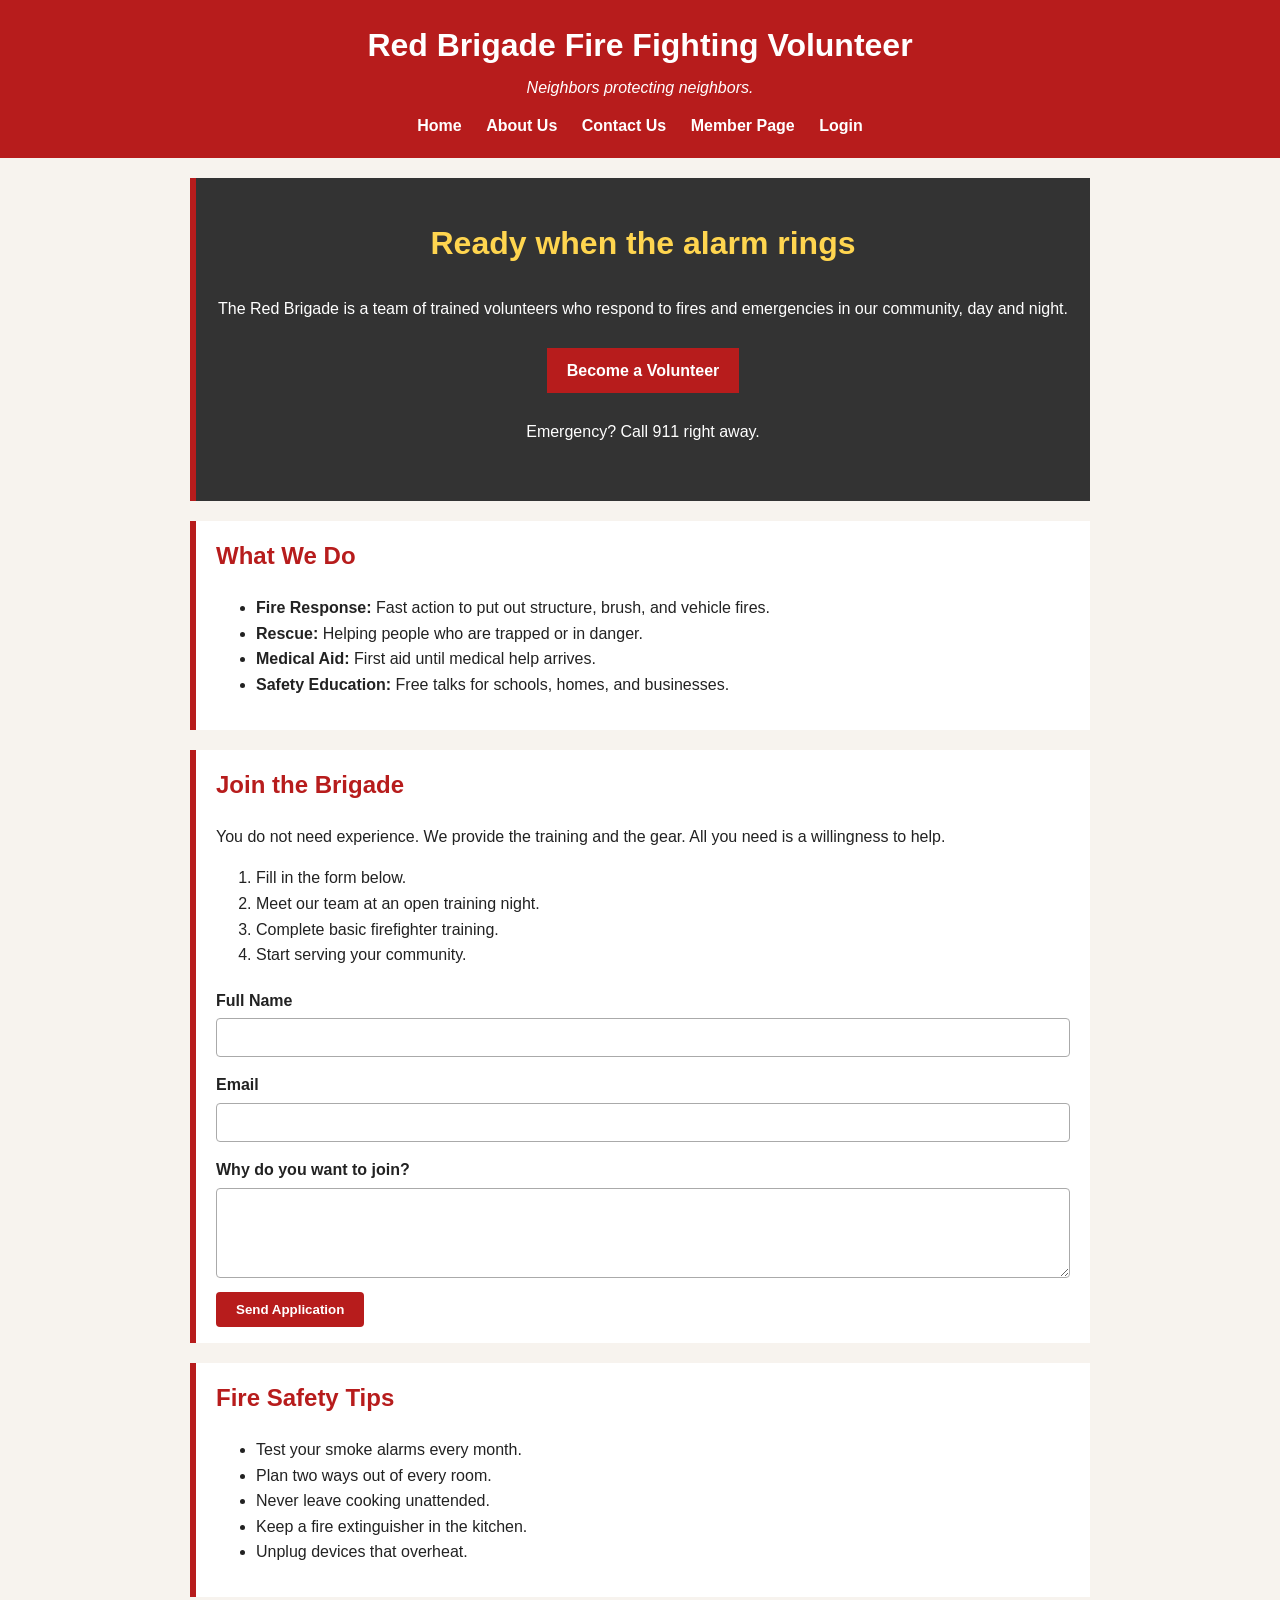
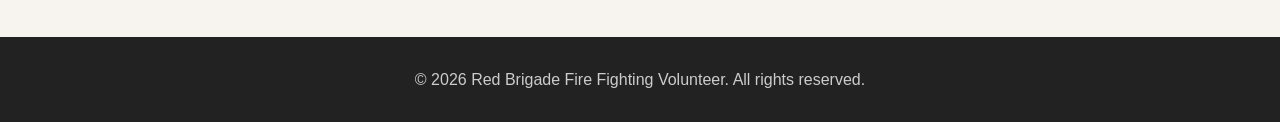
<file: index.html>
<!DOCTYPE html>
<html lang="en">
<head>
  <meta charset="UTF-8">
  <meta name="viewport" content="width=device-width, initial-scale=1.0">
  <title>Red Brigade Fire Fighting Volunteer</title>
  <link rel="stylesheet" href="index.css">
</head>
<body>

  <header>
    <h1>Red Brigade Fire Fighting Volunteer</h1>
    <p>Neighbors protecting neighbors.</p>
    <nav>
      <a href="index.html">Home</a>
      <a href="about.html">About Us</a>
      <a href="contact.html">Contact Us</a>
      <a href="member.html">Member Page</a>
      <a href="login.html">Login</a>
    </nav>
  </header>

  <main>

    <section id="hero">
      <h2>Ready when the alarm rings</h2>
      <p>The Red Brigade is a team of trained volunteers who respond to fires and emergencies in our community, day and night.</p>
      <a href="#join">Become a Volunteer</a>
      <p>Emergency? Call 911 right away.</p>
    </section>

    <section id="services">
      <h2>What We Do</h2>
      <ul>
        <li><strong>Fire Response:</strong> Fast action to put out structure, brush, and vehicle fires.</li>
        <li><strong>Rescue:</strong> Helping people who are trapped or in danger.</li>
        <li><strong>Medical Aid:</strong> First aid until medical help arrives.</li>
        <li><strong>Safety Education:</strong> Free talks for schools, homes, and businesses.</li>
      </ul>
    </section>

    <section id="join">
      <h2>Join the Brigade</h2>
      <p>You do not need experience. We provide the training and the gear. All you need is a willingness to help.</p>
      <ol>
        <li>Fill in the form below.</li>
        <li>Meet our team at an open training night.</li>
        <li>Complete basic firefighter training.</li>
        <li>Start serving your community.</li>
      </ol>
      <form action="#" method="post">
        <label for="name">Full Name</label>
        <input type="text" id="name" name="name" required>

        <label for="email">Email</label>
        <input type="email" id="email" name="email" required>

        <label for="message">Why do you want to join?</label>
        <textarea id="message" name="message" rows="4"></textarea>

        <button type="submit">Send Application</button>
      </form>
    </section>

    <section id="safety">
      <h2>Fire Safety Tips</h2>
      <ul>
        <li>Test your smoke alarms every month.</li>
        <li>Plan two ways out of every room.</li>
        <li>Never leave cooking unattended.</li>
        <li>Keep a fire extinguisher in the kitchen.</li>
        <li>Unplug devices that overheat.</li>
      </ul>
    </section>

  </main>

  <footer>
    <p>&copy; 2026 Red Brigade Fire Fighting Volunteer. All rights reserved.</p>
  </footer>

</body>
</html>
</file>
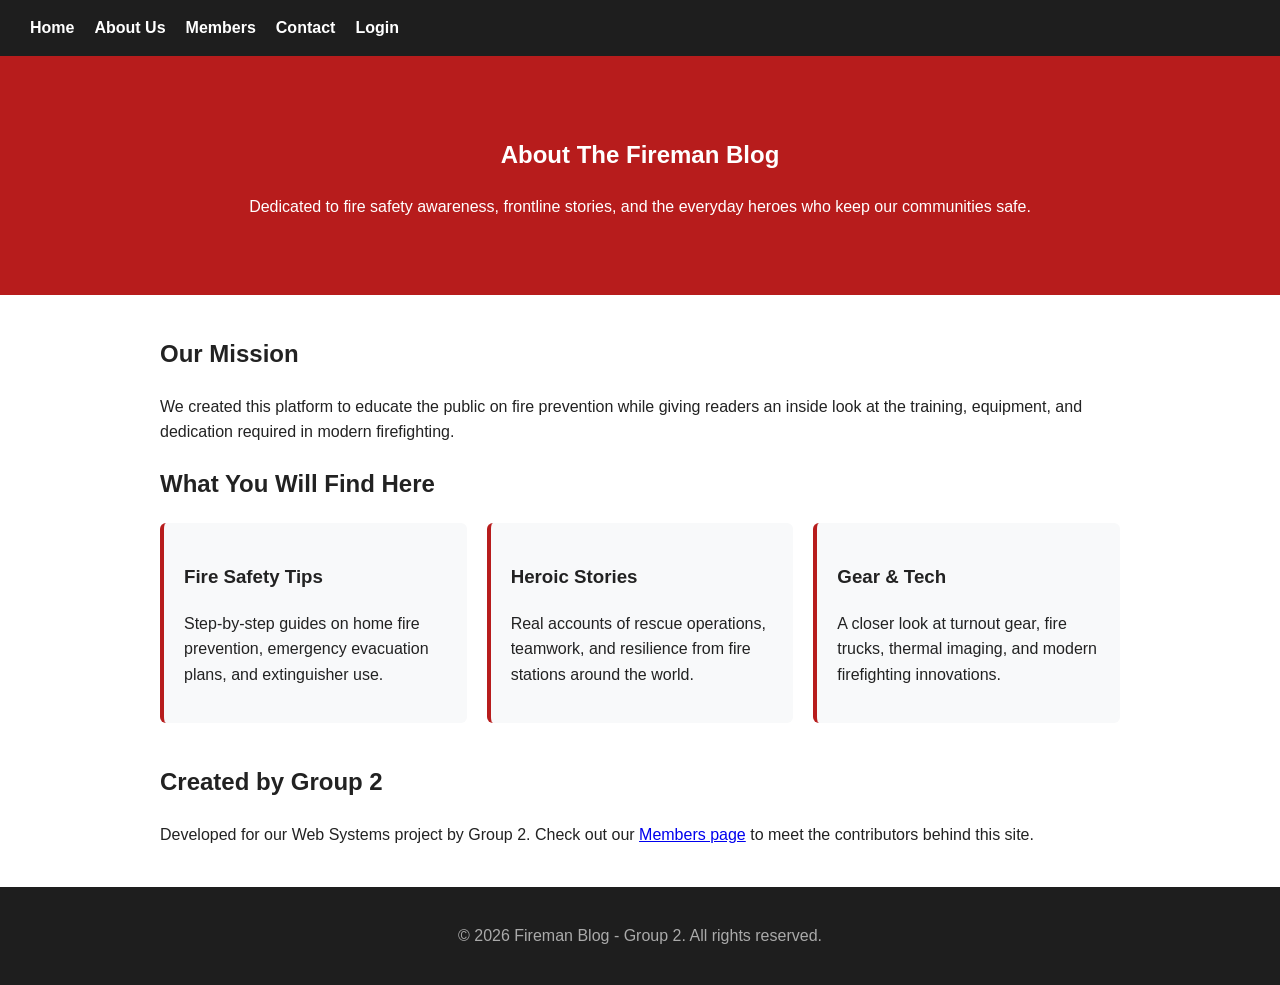
<file: about.html>
<!DOCTYPE html>
<html lang="en">
<head>
  <meta charset="UTF-8">
  <meta name="viewport" content="width=device-width, initial-scale=1.0">
  <title>About Us | Fireman Blog</title>
  <style>
    body { font-family: Arial, sans-serif; margin: 0; color: #222; line-height: 1.6; }
    nav { background: #1e1e1e; padding: 15px 30px; display: flex; gap: 20px; }
    nav a { color: #fff; text-decoration: none; font-weight: bold; }
    nav a:hover { color: #e63946; }
    .hero { background: #b71c1c; color: white; padding: 60px 20px; text-align: center; }
    .container { max-width: 960px; margin: 40px auto; padding: 0 20px; }
    .grid { display: grid; grid-template-columns: repeat(auto-fit, minmax(250px, 1fr)); gap: 20px; margin-top: 20px; }
    .card { background: #f8f9fa; border-left: 4px solid #b71c1c; padding: 20px; border-radius: 6px; }
    footer { background: #1e1e1e; color: #aaa; text-align: center; padding: 20px; margin-top: 40px; }
  </style>
</head>
<body>

  <nav>
    <a href="index.html">Home</a>
    <a href="about.html">About Us</a>
    <a href="member.html">Members</a>
    <a href="contact.html">Contact</a>
    <a href="login.html">Login</a>
  </nav>

  <section class="hero">
    <h1>About The Fireman Blog</h1>
    <p>Dedicated to fire safety awareness, frontline stories, and the everyday heroes who keep our communities safe.</p>
  </section>

  <main class="container">
    <h2>Our Mission</h2>
    <p>We created this platform to educate the public on fire prevention while giving readers an inside look at the training, equipment, and dedication required in modern firefighting.</p>

    <h2>What You Will Find Here</h2>
    <div class="grid">
      <div class="card">
        <h3>Fire Safety Tips</h3>
        <p>Step-by-step guides on home fire prevention, emergency evacuation plans, and extinguisher use.</p>
      </div>
      <div class="card">
        <h3>Heroic Stories</h3>
        <p>Real accounts of rescue operations, teamwork, and resilience from fire stations around the world.</p>
      </div>
      <div class="card">
        <h3>Gear & Tech</h3>
        <p>A closer look at turnout gear, fire trucks, thermal imaging, and modern firefighting innovations.</p>
      </div>
    </div>

    <h2 style="margin-top: 40px;">Created by Group 2</h2>
    <p>Developed for our Web Systems project by Group 2. Check out our <a href="member.html">Members page</a> to meet the contributors behind this site.</p>
  </main>

  <footer>
    <p>&copy; 2026 Fireman Blog - Group 2. All rights reserved.</p>
  </footer>

</body>
</html>
</file>
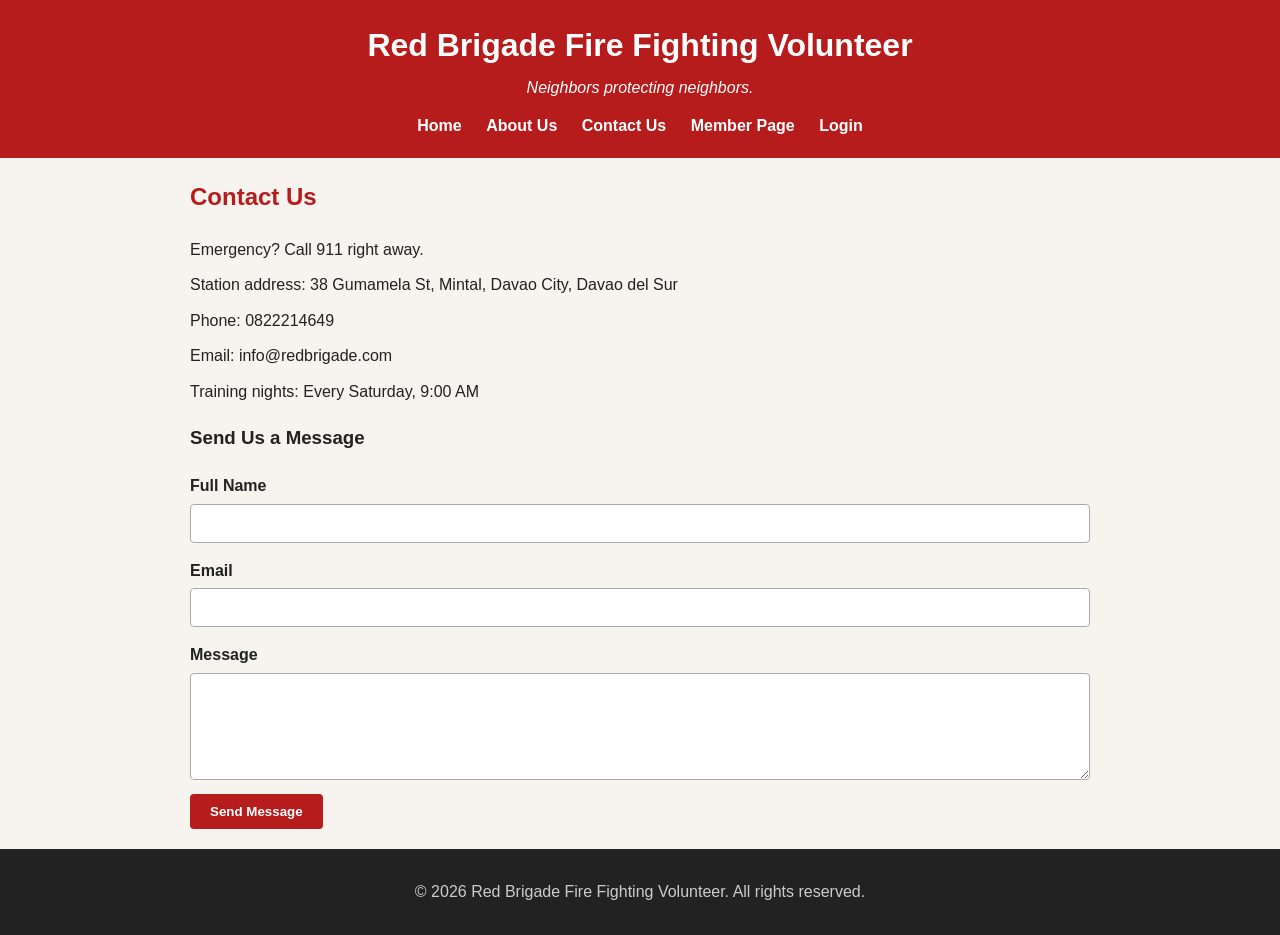
<file: contact.html>
<!DOCTYPE html>
<html lang="en">
<head>
  <meta charset="UTF-8">
  <meta name="viewport" content="width=device-width, initial-scale=1.0">
  <title>Contact Us | Red Brigade Fire Fighting Volunteer</title>
  <link rel="stylesheet" href="index.css">
</head>
<body>

  <header>
    <h1>Red Brigade Fire Fighting Volunteer</h1>
    <p>Neighbors protecting neighbors.</p>
    <nav>
      <a href="index.html">Home</a>
      <a href="about.html">About Us</a>
      <a href="contact.html">Contact Us</a>
      <a href="member.html">Member Page</a>
      <a href="login.html">Login</a>
    </nav>
  </header>

  <main>
    <h2>Contact Us</h2>
    <p>Emergency? Call 911 right away.</p>

    <p>Station address: 38 Gumamela St, Mintal, Davao City, Davao del Sur</p>
    <p>Phone: 0822214649</p>
    <p>Email: info@redbrigade.com</p>
    <p>Training nights: Every Saturday, 9:00 AM</p>

    <h3>Send Us a Message</h3>
    <form action="#" method="post">
      <label for="name">Full Name</label>
      <input type="text" id="name" name="name" required>

      <label for="email">Email</label>
      <input type="email" id="email" name="email" required>

      <label for="message">Message</label>
      <textarea id="message" name="message" rows="5" required></textarea>

      <button type="submit">Send Message</button>
    </form>
  </main>

  <footer>
    <p>&copy; 2026 Red Brigade Fire Fighting Volunteer. All rights reserved.</p>
  </footer>

</body>
</html>
</file>
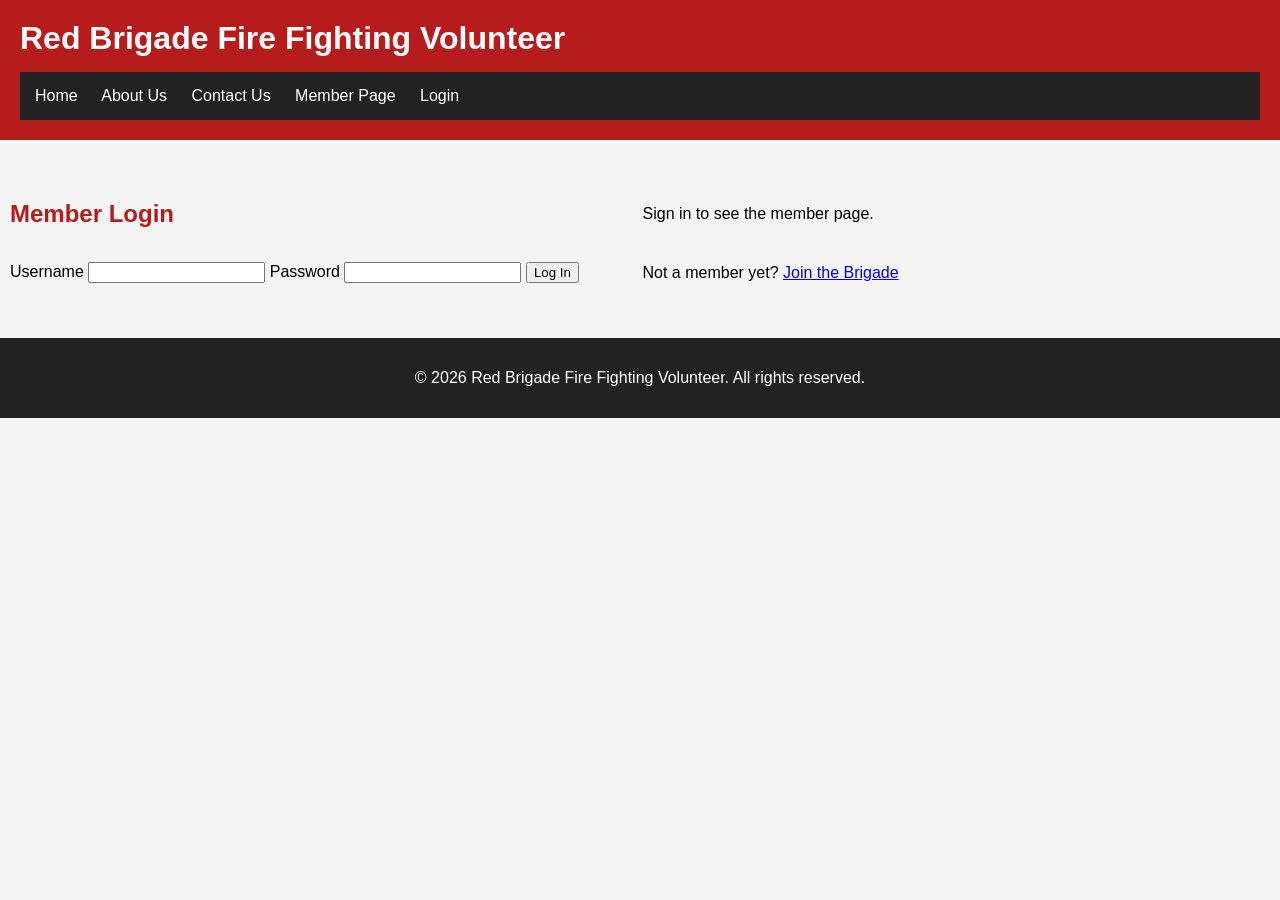
<file: login.html>
<!DOCTYPE html>
<html lang="en">
<head>
  <meta charset="UTF-8">
  <meta name="viewport" content="width=device-width, initial-scale=1.0">
  <title>Login | Red Brigade Fire Fighting Volunteer</title>
    <link rel="stylesheet" href="member.css">
</head>
<body>

  <header>
    <h1>Red Brigade Fire Fighting Volunteer</h1>
    <nav>
      <a href="index.html">Home</a>
      <a href="about.html">About Us</a>
      <a href="contact.html">Contact Us</a>
      <a href="member.html">Member Page</a>
      <a href="login.html">Login</a>
    </nav>
  </header>

  <main>
    <h2>Member Login</h2>
    <p>Sign in to see the member page.</p>

    <form action="member.html" method="get">
      <label for="username">Username</label>
      <input type="text" id="username" name="username" required>

      <label for="password">Password</label>
      <input type="password" id="password" name="password" required>

      <button type="submit">Log In</button>
    </form>

    <p>Not a member yet? <a href="index.html#join">Join the Brigade</a></p>
  </main>

  <footer>
    <p>&copy; 2026 Red Brigade Fire Fighting Volunteer. All rights reserved.</p>
  </footer>

</body>
</html>
</file>
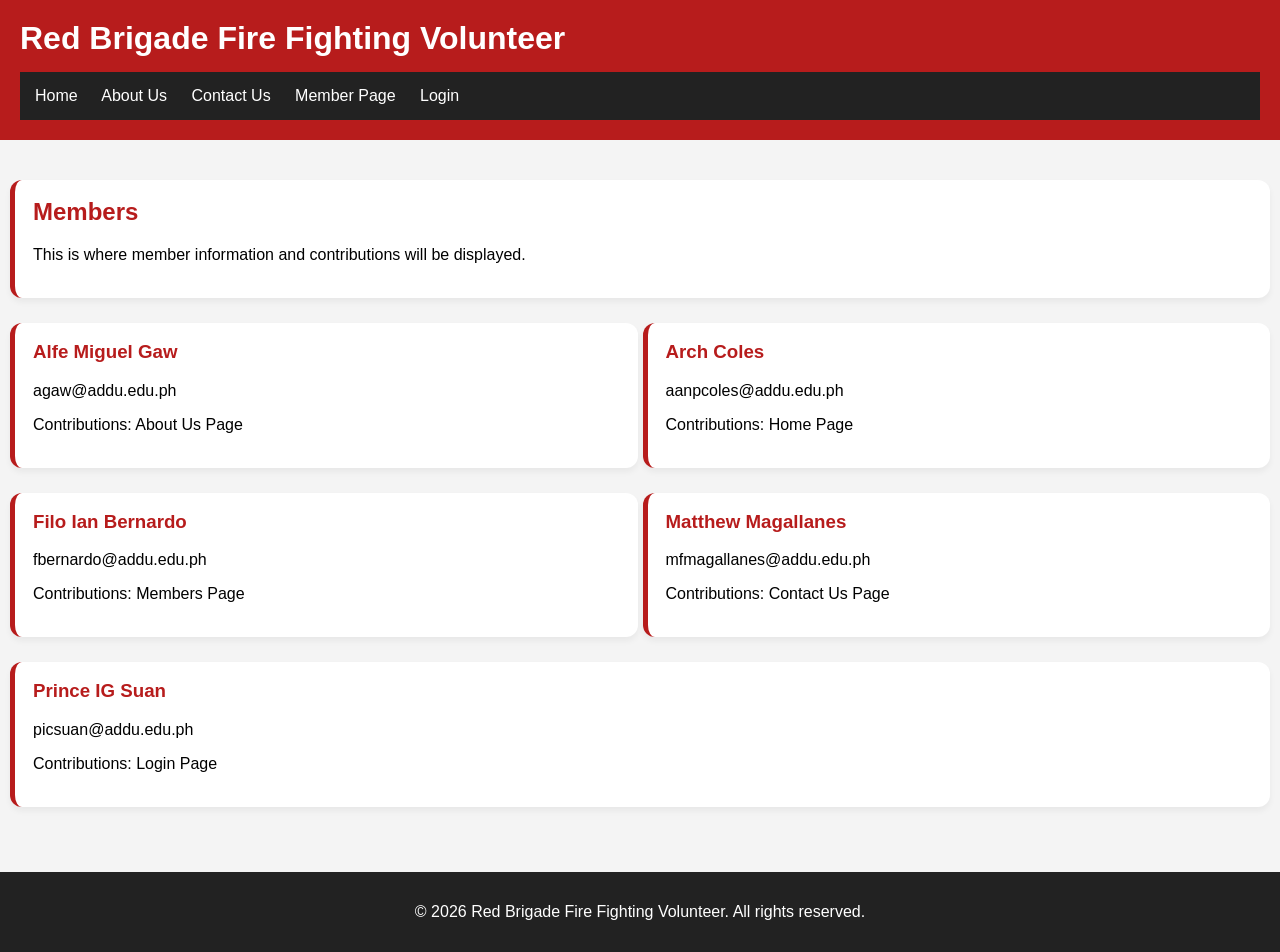
<file: member.html>
<!DOCTYPE html>
<html lang="en">
<head>
  <meta charset="UTF-8">
  <meta name="viewport" content="width=device-width, initial-scale=1.0">
  <title>Member Page | Red Brigade Fire Fighting Volunteer</title>
  <link rel="stylesheet" href="member.css">
</head>
<body>
  <header>
    <h1>Red Brigade Fire Fighting Volunteer</h1>
    <nav>
      <a href="index.html">Home</a>
      <a href="about.html">About Us</a>
      <a href="contact.html">Contact Us</a>
      <a href="member.html">Member Page</a>
      <a href="login.html">Login</a>
    </nav>
  </header>

  <main>
    <section class ="card">
    <h2>Members</h2>
    <p>This is where member information and contributions will be displayed.</p>
    </section>
    
    <section class="card"> <!-- Alfe Miguel Gaw -->
      <h3>Alfe Miguel Gaw</h3>
      <p>agaw@addu.edu.ph</p>
      <p>Contributions: About Us Page</p>
    </section>

    <section class="card"> <!-- Arch Coles -->
      <h3>Arch Coles</h3>
      <p>aanpcoles@addu.edu.ph</p>
      <p>Contributions: Home Page</p>
    </section>

    <section class="card"> <!-- Filo Ian Bernardo -->
      <h3>Filo Ian Bernardo</h3>
      <p>fbernardo@addu.edu.ph</p>
      <p>Contributions: Members Page</p>
    </section>

    <section class="card"> <!-- Matthew Magallanes -->
      <h3>Matthew Magallanes</h3>
      <p>mfmagallanes@addu.edu.ph</p>
      <p>Contributions: Contact Us Page</p>
    </section>

    <section class="card"> <!-- Prince IG Suan -->
      <h3>Prince IG Suan</h3>
      <p>picsuan@addu.edu.ph</p>
      <p>Contributions: Login Page</p>
    </section>
  </main>

  <footer>
    <p>&copy; 2026 Red Brigade Fire Fighting Volunteer. All rights reserved.</p>
  </footer>

</body>
</html>
</file>
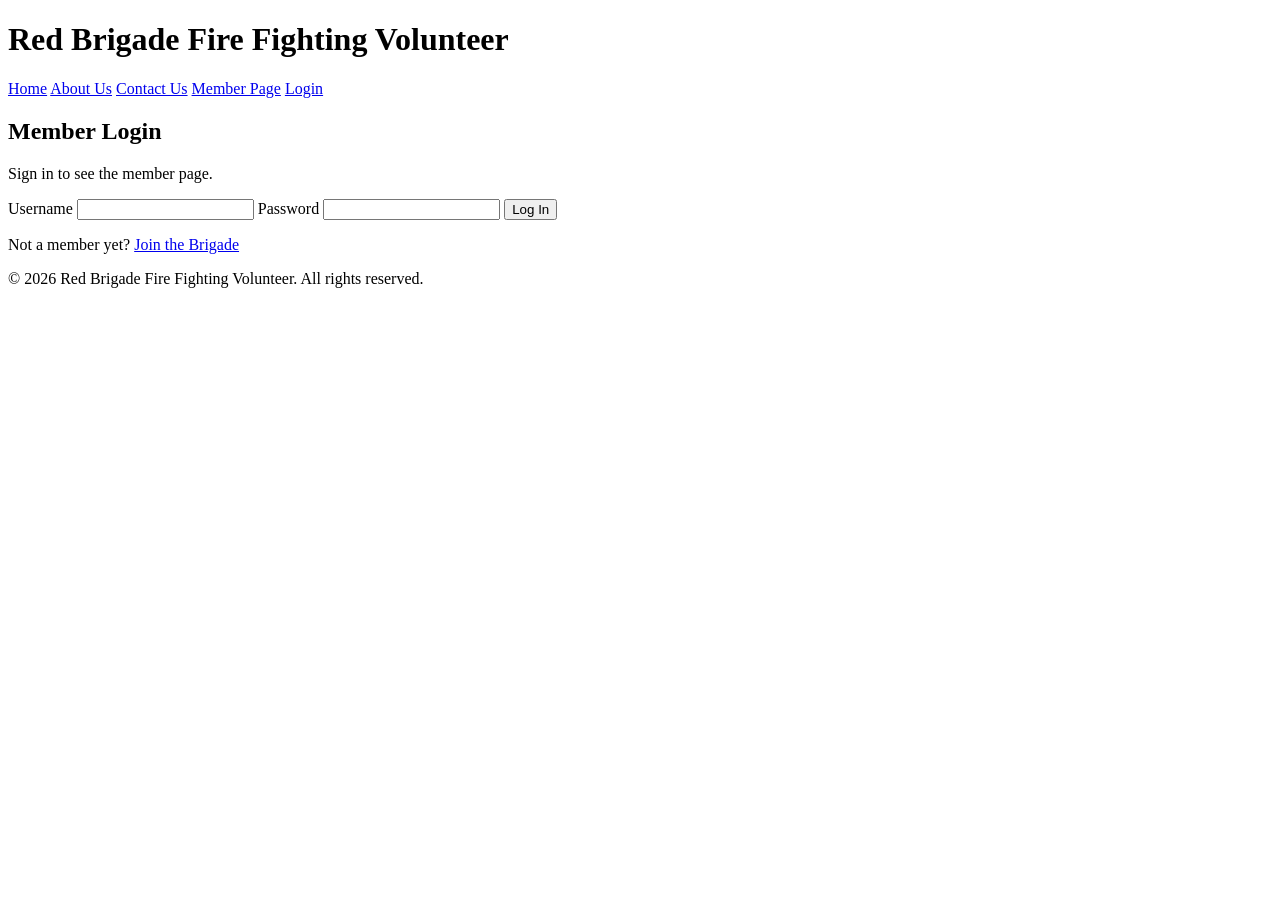
<file: Fireman-Website-WEB-SYS-main/login.html>
<!DOCTYPE html>
<html lang="en">
<head>
  <meta charset="UTF-8">
  <meta name="viewport" content="width=device-width, initial-scale=1.0">
  <title>Login | Red Brigade Fire Fighting Volunteer</title>
</head>
<body>

  <header>
    <h1>Red Brigade Fire Fighting Volunteer</h1>
    <nav>
      <a href="index.html">Home</a>
      <a href="about.html">About Us</a>
      <a href="contact.html">Contact Us</a>
      <a href="member.html">Member Page</a>
      <a href="login.html">Login</a>
    </nav>
  </header>

  <main>
    <h2>Member Login</h2>
    <p>Sign in to see the member page.</p>

    <form action="member.html" method="get">
      <label for="username">Username</label>
      <input type="text" id="username" name="username" required>

      <label for="password">Password</label>
      <input type="password" id="password" name="password" required>

      <button type="submit">Log In</button>
    </form>

    <p>Not a member yet? <a href="index.html#join">Join the Brigade</a></p>
  </main>

  <footer>
    <p>&copy; 2026 Red Brigade Fire Fighting Volunteer. All rights reserved.</p>
  </footer>

</body>
</html>
</file>
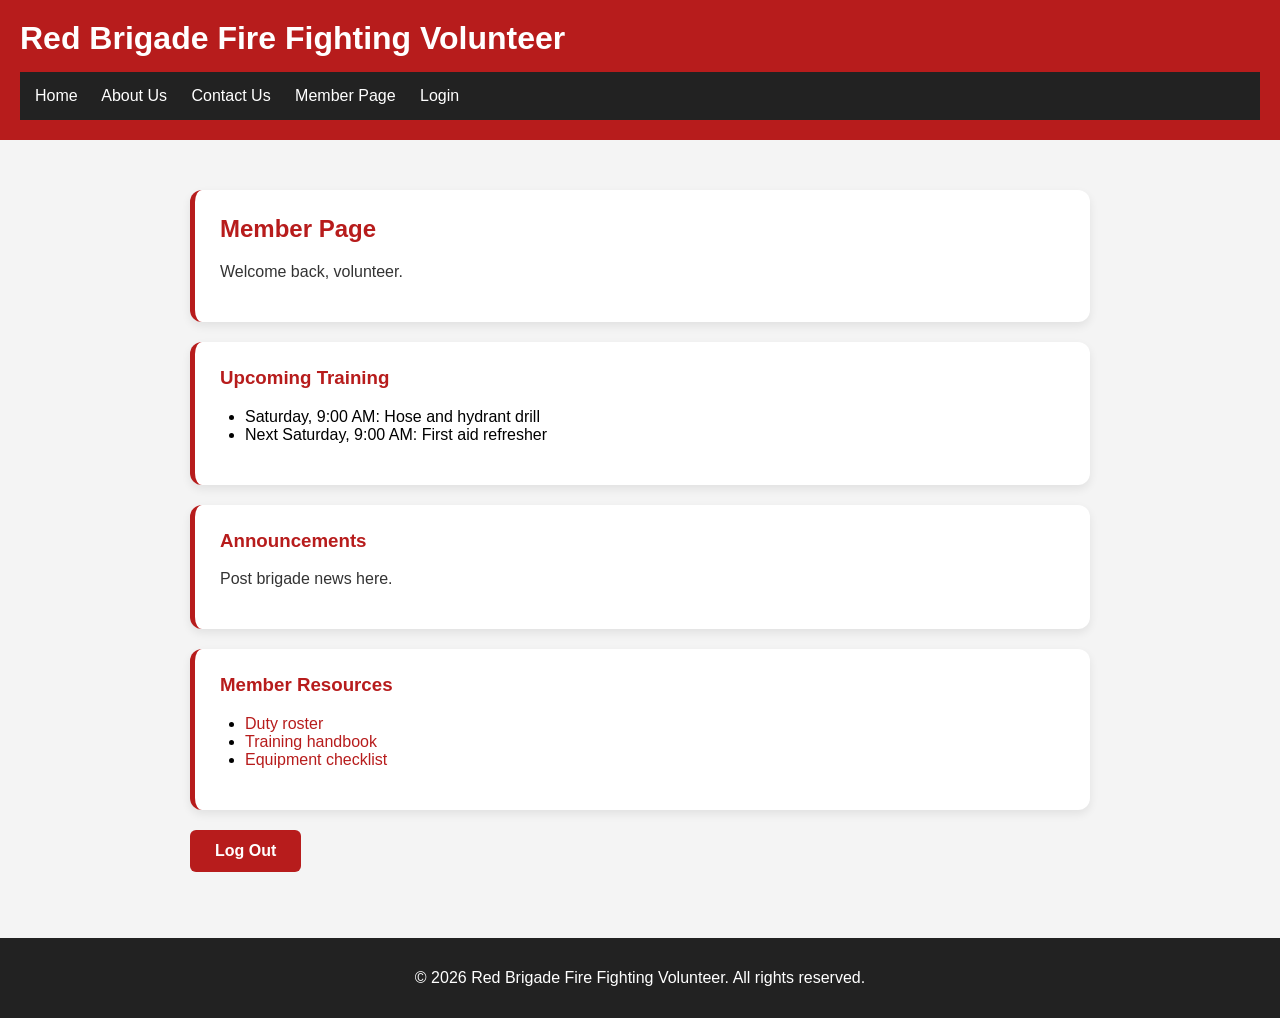
<file: Fireman-Website-WEB-SYS-main/member.html>
<!DOCTYPE html>
<html lang="en">
<head>
  <meta charset="UTF-8">
  <meta name="viewport" content="width=device-width, initial-scale=1.0">
  <title>Member Page | Red Brigade Fire Fighting Volunteer</title>
  <link rel="stylesheet" href="member.css">
</head>
<body>
  <header>
    <h1>Red Brigade Fire Fighting Volunteer</h1>
    <nav>
      <a href="index.html">Home</a>
      <a href="about.html">About Us</a>
      <a href="contact.html">Contact Us</a>
      <a href="member.html">Member Page</a>
      <a href="login.html">Login</a>
    </nav>
  </header>

  <main>
    <section class ="card">
    <h2>Member Page</h2>
    <p>Welcome back, volunteer.</p>
    </section>
    
    <section class="card">
      <h3>Upcoming Training</h3>
      <ul>
        <li>Saturday, 9:00 AM: Hose and hydrant drill</li>
        <li>Next Saturday, 9:00 AM: First aid refresher</li>
      </ul>
    </section>

    <section class="card">
      <h3>Announcements</h3>
      <p>Post brigade news here.</p>
    </section>

    <section class="card">
      <h3>Member Resources</h3>
      <ul>
        <li><a href="#">Duty roster</a></li>
        <li><a href="#">Training handbook</a></li>
        <li><a href="#">Equipment checklist</a></li>
      </ul>
    </section>

    <p><a href="login.html" class="logout">Log Out</a></p>
  </main>

  <footer>
    <p>&copy; 2026 Red Brigade Fire Fighting Volunteer. All rights reserved.</p>
  </footer>

</body>
</html>
</file>
<file: index.css>
body {
  margin: 0;
  font-family: Arial, sans-serif;
  line-height: 1.6;
  color: #222;
  background: #f7f3ee;
}

header {
  background: #b71c1c;
  color: #fff;
  text-align: center;
  padding: 20px;
}

header h1 { margin: 0; }
header p { margin: 4px 0 12px; font-style: italic; }

nav a {
  color: #fff;
  text-decoration: none;
  margin: 0 10px;
  font-weight: bold;
}

nav a:hover { text-decoration: underline; color: #ffd54f; }

main {
  max-width: 900px;
  margin: 0 auto;
  padding: 20px;
}

section {
  background: #fff;
  border-left: 6px solid #b71c1c;
  padding: 16px 20px;
  margin-bottom: 20px;
}

h2 { color: #b71c1c; margin-top: 0; }

#hero {
  background: #333;
  color: #fff;
  text-align: center;
  padding: 40px 20px;
}

#hero h2 { color: #ffd54f; font-size: 2em; }

#hero a {
  display: inline-block;
  background: #b71c1c;
  color: #fff;
  padding: 10px 20px;
  margin: 10px 0;
  text-decoration: none;
  font-weight: bold;
}

#hero a:hover { background: #d32f2f; }

form label { display: block; margin-top: 10px; font-weight: bold; }

form input,
form textarea {
  width: 100%;
  box-sizing: border-box;
  padding: 8px;
  border: 1px solid #aaa;
}

form button {
  margin-top: 14px;
  padding: 10px 20px;
  background: #b71c1c;
  color: #fff;
  border: none;
  font-weight: bold;
  cursor: pointer;
}

form button:hover { background: #d32f2f; }

footer {
  background: #222;
  color: #ccc;
  text-align: center;
  padding: 14px;
}


/* CONTACT PAGE */
main > h2 {
    margin-top: 0;
    color: #b71c1c;
}

main > p {
    margin: 10px 0;
}

/* CONTACT FORM */
form {
    margin-top: 20px;
}

form label {
    display: block;
    margin-top: 15px;
    font-weight: bold;
}

form input,
form textarea {
    display: block;
    width: 100%;
    box-sizing: border-box;
    padding: 10px;
    margin-top: 5px;
    border: 1px solid #aaa;
    border-radius: 4px;
    font-family: Arial, sans-serif;
    font-size: 15px;
}

form input:focus,
form textarea:focus {
    outline: none;
    border-color: #b71c1c;
    box-shadow: 0 0 4px rgba(183, 28, 28, 0.3);
}

form textarea {
    resize: vertical;
}

form button {
    border-radius: 4px;
    transition: background-color 0.2s;
}

form button:hover {
    background-color: #d32f2f;
}
</file>
<file: member.css>
body {
    margin: 0;
    font-family: Arial, sans-serif;
    background-color: #f4f4f4;
}

header {
    background-color: #b71c1c;
    color: white;
    padding: 20px;
}

header h1 {
    margin: 0 0 15px;
}

nav {
    background-color: #222;
    padding: 15px;
}

nav a {
    color: white;
    text-decoration: none;
    margin-right: 20px;
}

nav a:hover {
    color: red;
}

main {
    max-width: 1400px;
    margin: 30px auto;
    padding: 10px;
    display: grid;
    grid-template-columns: repeat(2, 1fr);
    gap: 0px 5px;
    align-items: center;
}

.card {
    background-color: white;
    padding: 18px;
    border-radius: 12px;
    box-shadow: 0 4px 10px rgba(0, 0, 0, 0.08);
    border-left: 5px solid #b71c1c;
    box-shadow: 0 4px 6px rgba(0, 0, 0, 0.05);
}

.card:first-child {
    grid-column: 1 / -1;
}

.card:nth-of-type(6) {
    grid-column: 1 / -1;
}

.card h2,
.card h3 {
    color: #b71c1c;
    margin-top: 0;
}

.card.logout {
    grid-column: 1 / -1;
    margin: 0;
    color: #333;
}

.card ul {
    padding-left: 25px;
}

.card a {
    color: #b71c1c;
    text-decoration: none;
}

.card a:hover {
    text-decoration: underline;
}

h2, h3 {
    color: #b71c1c;
}

section {
    margin-bottom: 25px;
}

.logout {
    display: inline-block;
    background-color: #b71c1c;
    color: white !important;
    text-decoration: none;
    padding: 12px 25px;
    border-radius: 6px;
}

.logout:hover {
    background-color: #8e0000;
    color: white !important;
}

footer {
    background: #222;
    color: white;
    text-align: center;
    padding: 15px;
}
</file>
<file: Fireman-Website-WEB-SYS-main/member.css>
body {
    margin: 0;
    font-family: Arial, sans-serif;
    background-color: #f4f4f4;
}

header {
    background-color: #b71c1c;
    color: white;
    padding: 20px;
}

header h1 {
    margin: 0 0 15px;
}

nav {
    background-color: #222;
    padding: 15px;
}

nav a {
    color: white;
    text-decoration: none;
    margin-right: 20px;
}

nav a:hover {
    color: red;
}


/* Main content */
main {
    max-width: 900px;
    margin: 30px auto;
    padding: 20px;
}

/* Individual cards */
.card {
    background-color: white;
    padding: 25px;
    margin-bottom: 20px;
    border-radius: 12px;
    box-shadow: 0 4px 10px rgba(0, 0, 0, 0.08);
    border-left: 5px solid #b71c1c;
}

/* Card headings */
.card h2,
.card h3 {
    color: #b71c1c;
    margin-top: 0;
}

/* Card paragraphs */
.card p {
    color: #333;
}

/* Card lists */
.card ul {
    padding-left: 25px;
}

/* Card links */
.card a {
    color: #b71c1c;
    text-decoration: none;
}

.card a:hover {
    text-decoration: underline;
}


h2, h3 {
    color: #b71c1c;
}

section {
    margin-bottom: 25px;
}

.logout {
    display: inline-block;
    background-color: #b71c1c;
    color: white !important;
    text-decoration: none !important;
    padding: 12px 25px;
    border-radius: 6px;
    font-weight: bold;
    transition: 0.3s;
}

.logout:hover {
    background-color: #8e0000;
    color: white !important;
}

footer {
    background: #222;
    color: white;
    text-align: center;
    padding: 15px;
}
</file>
